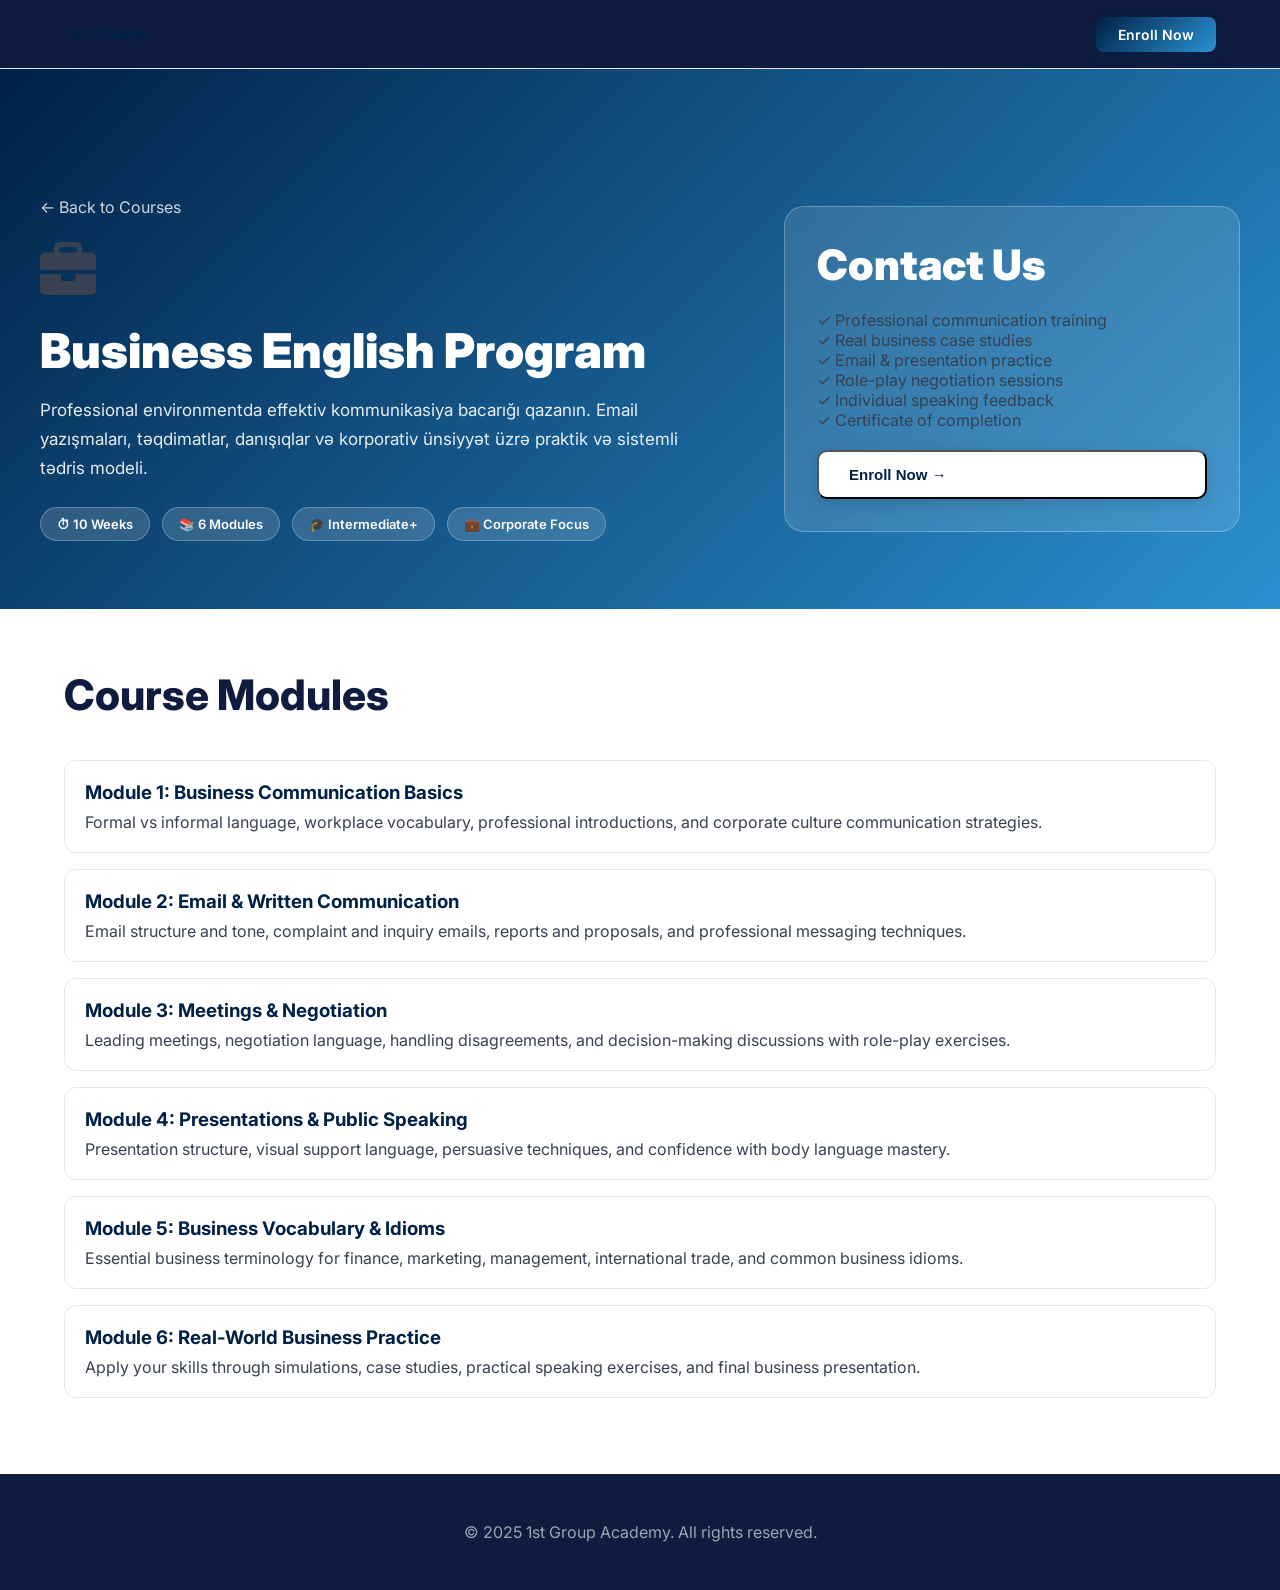
<file: courses/business-english.html>
<!DOCTYPE html>
<html lang="en">
<head>
  <meta charset="UTF-8">
  <meta name="viewport" content="width=device-width, initial-scale=1.0">
  <title>Business English - 1st Group Academy</title>
  <link href="https://fonts.googleapis.com/css2?family=Inter:wght@300;400;500;600;700;800;900&display=swap" rel="stylesheet">
  <link rel="stylesheet" href="https://cdnjs.cloudflare.com/ajax/libs/font-awesome/6.0.0-beta3/css/all.min.css">
  <link rel="stylesheet" href="../css/style.css">
  <style>
    .course-hero {
      min-height: 60vh;
      background: var(--gradient);
      display: flex;
      align-items: center;
      padding: 120px 24px 60px;
      position: relative;
    }
    .course-hero-content {
      max-width: 1200px;
      margin: 0 auto;
      display: grid;
      grid-template-columns: 1.5fr 1fr;
      gap: 60px;
      align-items: center;
    }
    .course-icon { font-size: 56px; margin-bottom: 16px; }
    .course-hero h1 { font-size: clamp(32px, 4vw, 48px); font-weight: 900; color: #fff; margin-bottom: 16px; }
    .course-hero p { font-size: 17px; color: rgba(255,255,255,.9); line-height: 1.7; }
    .course-card-box {
      background: rgba(255,255,255,.12);
      backdrop-filter: blur(16px);
      border: 1px solid rgba(255,255,255,.25);
      border-radius: 20px;
      padding: 32px;
    }
    .price-tag { font-size: 42px; font-weight: 900; color: #fff; }
    .back-link { display: inline-block; margin-bottom: 20px; color: rgba(255,255,255,.8); text-decoration: none; }
    .back-link:hover { color: #fff; }
    .module-list { margin-top: 40px; }
    .module-item { background: #fff; border-radius: 12px; padding: 20px; margin-bottom: 16px; border: 1px solid var(--border); transition: box-shadow .3s; }
    .module-item:hover { box-shadow: var(--shadow); }
    .module-item h3 { color: var(--primary); margin-bottom: 8px; }
    .pill {
      background: rgba(255,255,255,.15);
      backdrop-filter: blur(8px);
      border: 1px solid rgba(255,255,255,.25);
      color: #fff;
      padding: 8px 16px;
      border-radius: 99px;
      font-size: 13px;
      font-weight: 600;
      display: inline-flex;
      align-items: center;
      gap: 6px;
    }
    @media (max-width: 900px) {
      .course-hero-content { grid-template-columns: 1fr; }
    }
  </style>
</head>
<body>
  <nav id="navbar" style="position: relative; background: var(--dark);">
    <div class="nav-inner">
      <a href="../index.html" class="logo"><div class="logo-icon">1G</div><div class="logo-text"><span>1st Group</span> Academy</div></a>
      <div class="nav-links"><a href="../index.html#contact" class="btn-enroll">Enroll Now</a></div>
    </div>
  </nav>

  <section class="course-hero">
    <div class="course-hero-content">
      <div>
        <a href="../index.html#courses" class="back-link">← Back to Courses</a>
        <div class="course-icon"><i class="fas fa-briefcase"></i></div>
        <h1>Business English Program</h1>
        <p>Professional environmentda effektiv kommunikasiya bacarığı qazanın. Email yazışmaları, təqdimatlar, danışıqlar və korporativ ünsiyyət üzrə praktik və sistemli tədris modeli.</p>
        <div style="display: flex; gap: 12px; margin-top: 24px; flex-wrap: wrap;">
          <span class="pill">⏱ 10 Weeks</span>
          <span class="pill">📚 6 Modules</span>
          <span class="pill">🎓 Intermediate+</span>
          <span class="pill">💼 Corporate Focus</span>
        </div>
      </div>
      <div class="course-card-box">
        <div class="price-tag">Contact Us</div>
        <ul class="includes-list" style="list-style: none; margin: 20px 0;">
          <li>✓ Professional communication training</li>
          <li>✓ Real business case studies</li>
          <li>✓ Email & presentation practice</li>
          <li>✓ Role-play negotiation sessions</li>
          <li>✓ Individual speaking feedback</li>
          <li>✓ Certificate of completion</li>
        </ul>
        <button class="btn-white" style="width:100%" onclick="alert('Contact us at +994 (55) 580-06-12 to enroll')">Enroll Now →</button>
      </div>
    </div>
  </section>

  <div class="container" style="padding: 60px 24px;">
    <h2 class="section-title">Course Modules</h2>
    <div class="module-list">
      <div class="module-item">
        <h3>Module 1: Business Communication Basics</h3>
        <p>Formal vs informal language, workplace vocabulary, professional introductions, and corporate culture communication strategies.</p>
      </div>
      <div class="module-item">
        <h3>Module 2: Email & Written Communication</h3>
        <p>Email structure and tone, complaint and inquiry emails, reports and proposals, and professional messaging techniques.</p>
      </div>
      <div class="module-item">
        <h3>Module 3: Meetings & Negotiation</h3>
        <p>Leading meetings, negotiation language, handling disagreements, and decision-making discussions with role-play exercises.</p>
      </div>
      <div class="module-item">
        <h3>Module 4: Presentations & Public Speaking</h3>
        <p>Presentation structure, visual support language, persuasive techniques, and confidence with body language mastery.</p>
      </div>
      <div class="module-item">
        <h3>Module 5: Business Vocabulary & Idioms</h3>
        <p>Essential business terminology for finance, marketing, management, international trade, and common business idioms.</p>
      </div>
      <div class="module-item">
        <h3>Module 6: Real-World Business Practice</h3>
        <p>Apply your skills through simulations, case studies, practical speaking exercises, and final business presentation.</p>
      </div>
    </div>
  </div>

  <footer style="background: var(--dark); padding: 48px 24px; text-align: center; color: rgba(255,255,255,.6);">
    <p>© 2025 1st Group Academy. All rights reserved.</p>
  </footer>
</body>
</html>
</file>
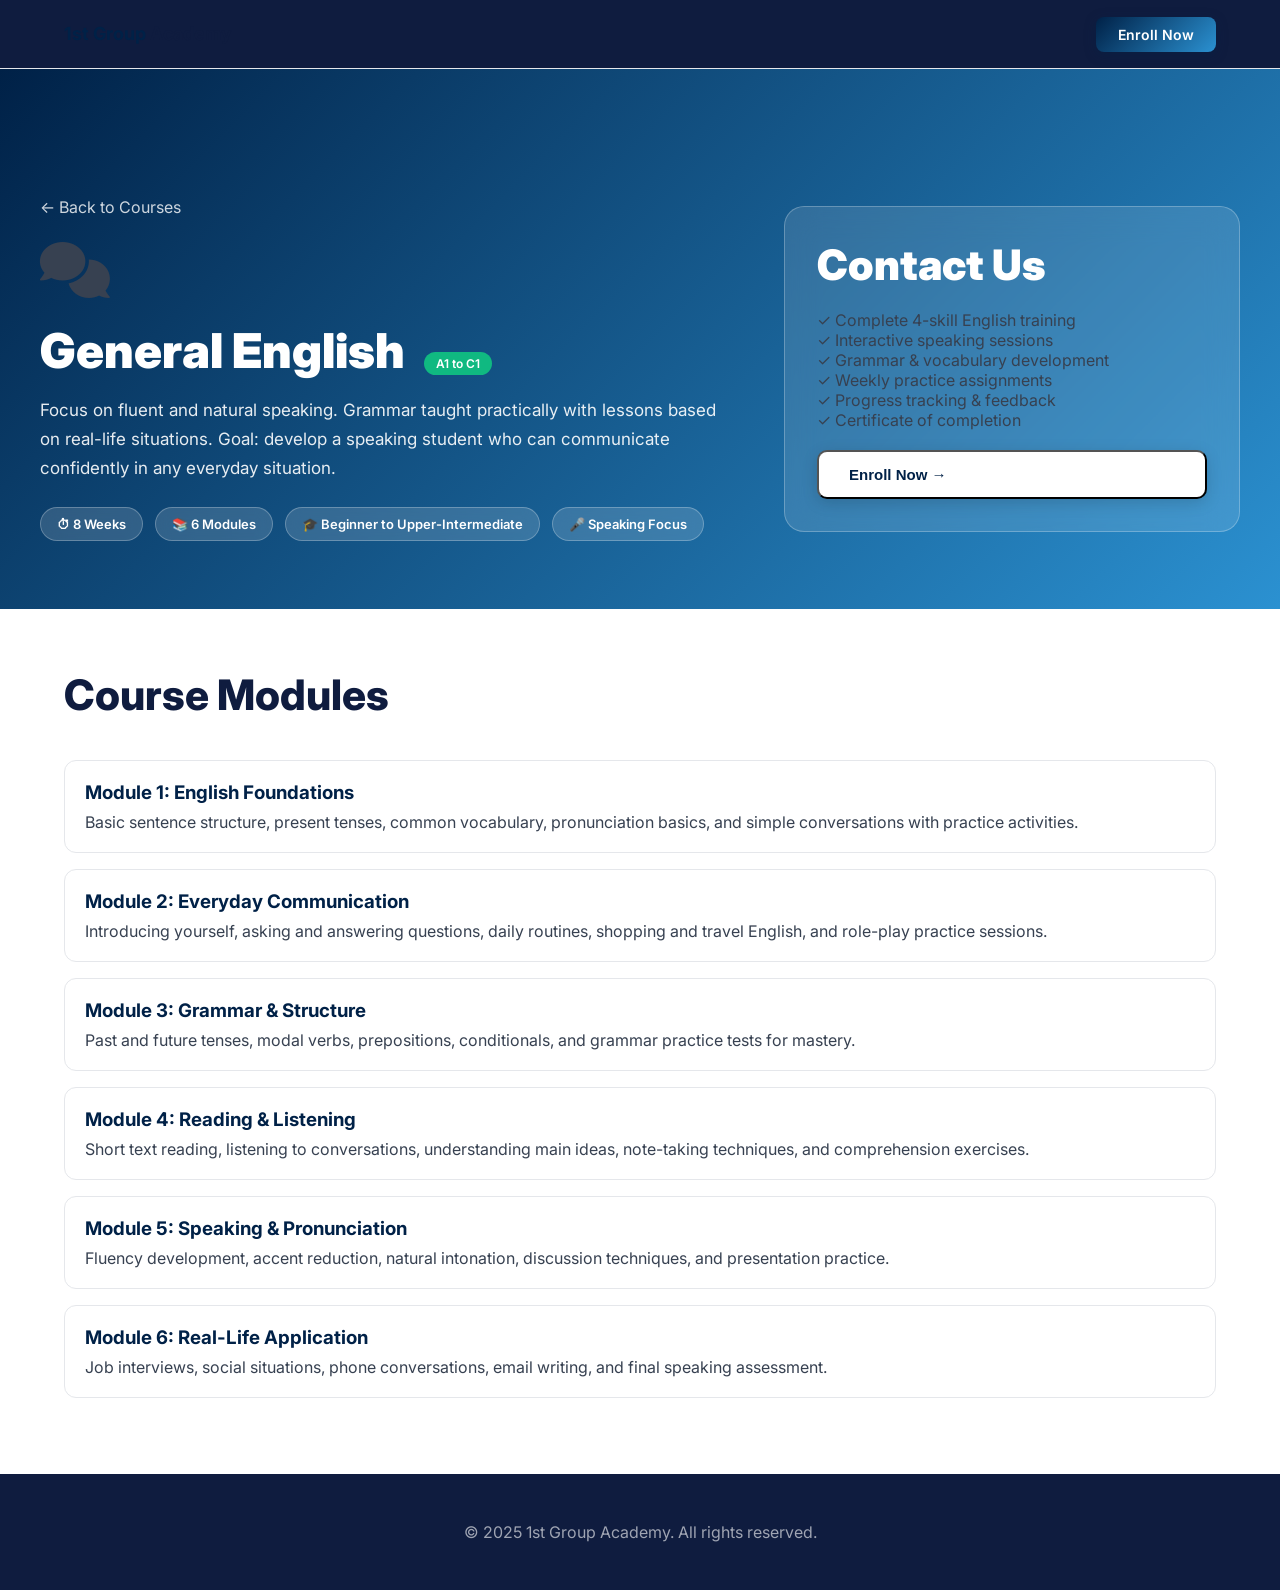
<file: courses/general-english.html>
<!DOCTYPE html>
<html lang="en">
<head>
  <meta charset="UTF-8">
  <meta name="viewport" content="width=device-width, initial-scale=1.0">
  <title>General English - 1st Group Academy</title>
  <link href="https://fonts.googleapis.com/css2?family=Inter:wght@300;400;500;600;700;800;900&display=swap" rel="stylesheet">
  <link rel="stylesheet" href="https://cdnjs.cloudflare.com/ajax/libs/font-awesome/6.0.0-beta3/css/all.min.css">
  <link rel="stylesheet" href="../css/style.css">
  <style>
    .course-hero {
      min-height: 60vh;
      background: var(--gradient);
      display: flex;
      align-items: center;
      padding: 120px 24px 60px;
      position: relative;
    }
    .course-hero-content {
      max-width: 1200px;
      margin: 0 auto;
      display: grid;
      grid-template-columns: 1.5fr 1fr;
      gap: 60px;
      align-items: center;
    }
    .course-icon { font-size: 56px; margin-bottom: 16px; }
    .course-hero h1 { font-size: clamp(32px, 4vw, 48px); font-weight: 900; color: #fff; margin-bottom: 16px; }
    .course-hero p { font-size: 17px; color: rgba(255,255,255,.9); line-height: 1.7; }
    .course-card-box {
      background: rgba(255,255,255,.12);
      backdrop-filter: blur(16px);
      border: 1px solid rgba(255,255,255,.25);
      border-radius: 20px;
      padding: 32px;
    }
    .price-tag { font-size: 42px; font-weight: 900; color: #fff; }
    .back-link { display: inline-block; margin-bottom: 20px; color: rgba(255,255,255,.8); text-decoration: none; }
    .back-link:hover { color: #fff; }
    .module-list { margin-top: 40px; }
    .module-item { background: #fff; border-radius: 12px; padding: 20px; margin-bottom: 16px; border: 1px solid var(--border); transition: box-shadow .3s; }
    .module-item:hover { box-shadow: var(--shadow); }
    .module-item h3 { color: var(--primary); margin-bottom: 8px; }
    .pill {
      background: rgba(255,255,255,.15);
      backdrop-filter: blur(8px);
      border: 1px solid rgba(255,255,255,.25);
      color: #fff;
      padding: 8px 16px;
      border-radius: 99px;
      font-size: 13px;
      font-weight: 600;
      display: inline-flex;
      align-items: center;
      gap: 6px;
    }
    .level-badge {
      display: inline-block;
      background: #10b981;
      color: #fff;
      font-size: 12px;
      font-weight: 600;
      padding: 4px 12px;
      border-radius: 99px;
      margin-left: 10px;
    }
    @media (max-width: 900px) {
      .course-hero-content { grid-template-columns: 1fr; }
    }
  </style>
</head>
<body>
  <nav id="navbar" style="position: relative; background: var(--dark);">
    <div class="nav-inner">
      <a href="../index.html" class="logo"><div class="logo-icon">1G</div><div class="logo-text"><span>1st Group</span> Academy</div></a>
      <div class="nav-links"><a href="../index.html#contact" class="btn-enroll">Enroll Now</a></div>
    </div>
  </nav>

  <section class="course-hero">
    <div class="course-hero-content">
      <div>
        <a href="../index.html#courses" class="back-link">← Back to Courses</a>
        <div class="course-icon"><i class="fas fa-comments"></i></div>
        <h1>General English <span class="level-badge">A1 to C1</span></h1>
        <p>Focus on fluent and natural speaking. Grammar taught practically with lessons based on real-life situations. Goal: develop a speaking student who can communicate confidently in any everyday situation.</p>
        <div style="display: flex; gap: 12px; margin-top: 24px; flex-wrap: wrap;">
          <span class="pill">⏱ 8 Weeks</span>
          <span class="pill">📚 6 Modules</span>
          <span class="pill">🎓 Beginner to Upper-Intermediate</span>
          <span class="pill">🎤 Speaking Focus</span>
        </div>
      </div>
      <div class="course-card-box">
        <div class="price-tag">Contact Us</div>
        <ul class="includes-list" style="list-style: none; margin: 20px 0;">
          <li>✓ Complete 4-skill English training</li>
          <li>✓ Interactive speaking sessions</li>
          <li>✓ Grammar & vocabulary development</li>
          <li>✓ Weekly practice assignments</li>
          <li>✓ Progress tracking & feedback</li>
          <li>✓ Certificate of completion</li>
        </ul>
        <button class="btn-white" style="width:100%" onclick="alert('Contact us at +994 (55) 580-06-12 to enroll')">Enroll Now →</button>
      </div>
    </div>
  </section>

  <div class="container" style="padding: 60px 24px;">
    <h2 class="section-title">Course Modules</h2>
    <div class="module-list">
      <div class="module-item">
        <h3>Module 1: English Foundations</h3>
        <p>Basic sentence structure, present tenses, common vocabulary, pronunciation basics, and simple conversations with practice activities.</p>
      </div>
      <div class="module-item">
        <h3>Module 2: Everyday Communication</h3>
        <p>Introducing yourself, asking and answering questions, daily routines, shopping and travel English, and role-play practice sessions.</p>
      </div>
      <div class="module-item">
        <h3>Module 3: Grammar & Structure</h3>
        <p>Past and future tenses, modal verbs, prepositions, conditionals, and grammar practice tests for mastery.</p>
      </div>
      <div class="module-item">
        <h3>Module 4: Reading & Listening</h3>
        <p>Short text reading, listening to conversations, understanding main ideas, note-taking techniques, and comprehension exercises.</p>
      </div>
      <div class="module-item">
        <h3>Module 5: Speaking & Pronunciation</h3>
        <p>Fluency development, accent reduction, natural intonation, discussion techniques, and presentation practice.</p>
      </div>
      <div class="module-item">
        <h3>Module 6: Real-Life Application</h3>
        <p>Job interviews, social situations, phone conversations, email writing, and final speaking assessment.</p>
      </div>
    </div>
  </div>

  <footer style="background: var(--dark); padding: 48px 24px; text-align: center; color: rgba(255,255,255,.6);">
    <p>© 2025 1st Group Academy. All rights reserved.</p>
  </footer>
</body>
</html>
</file>
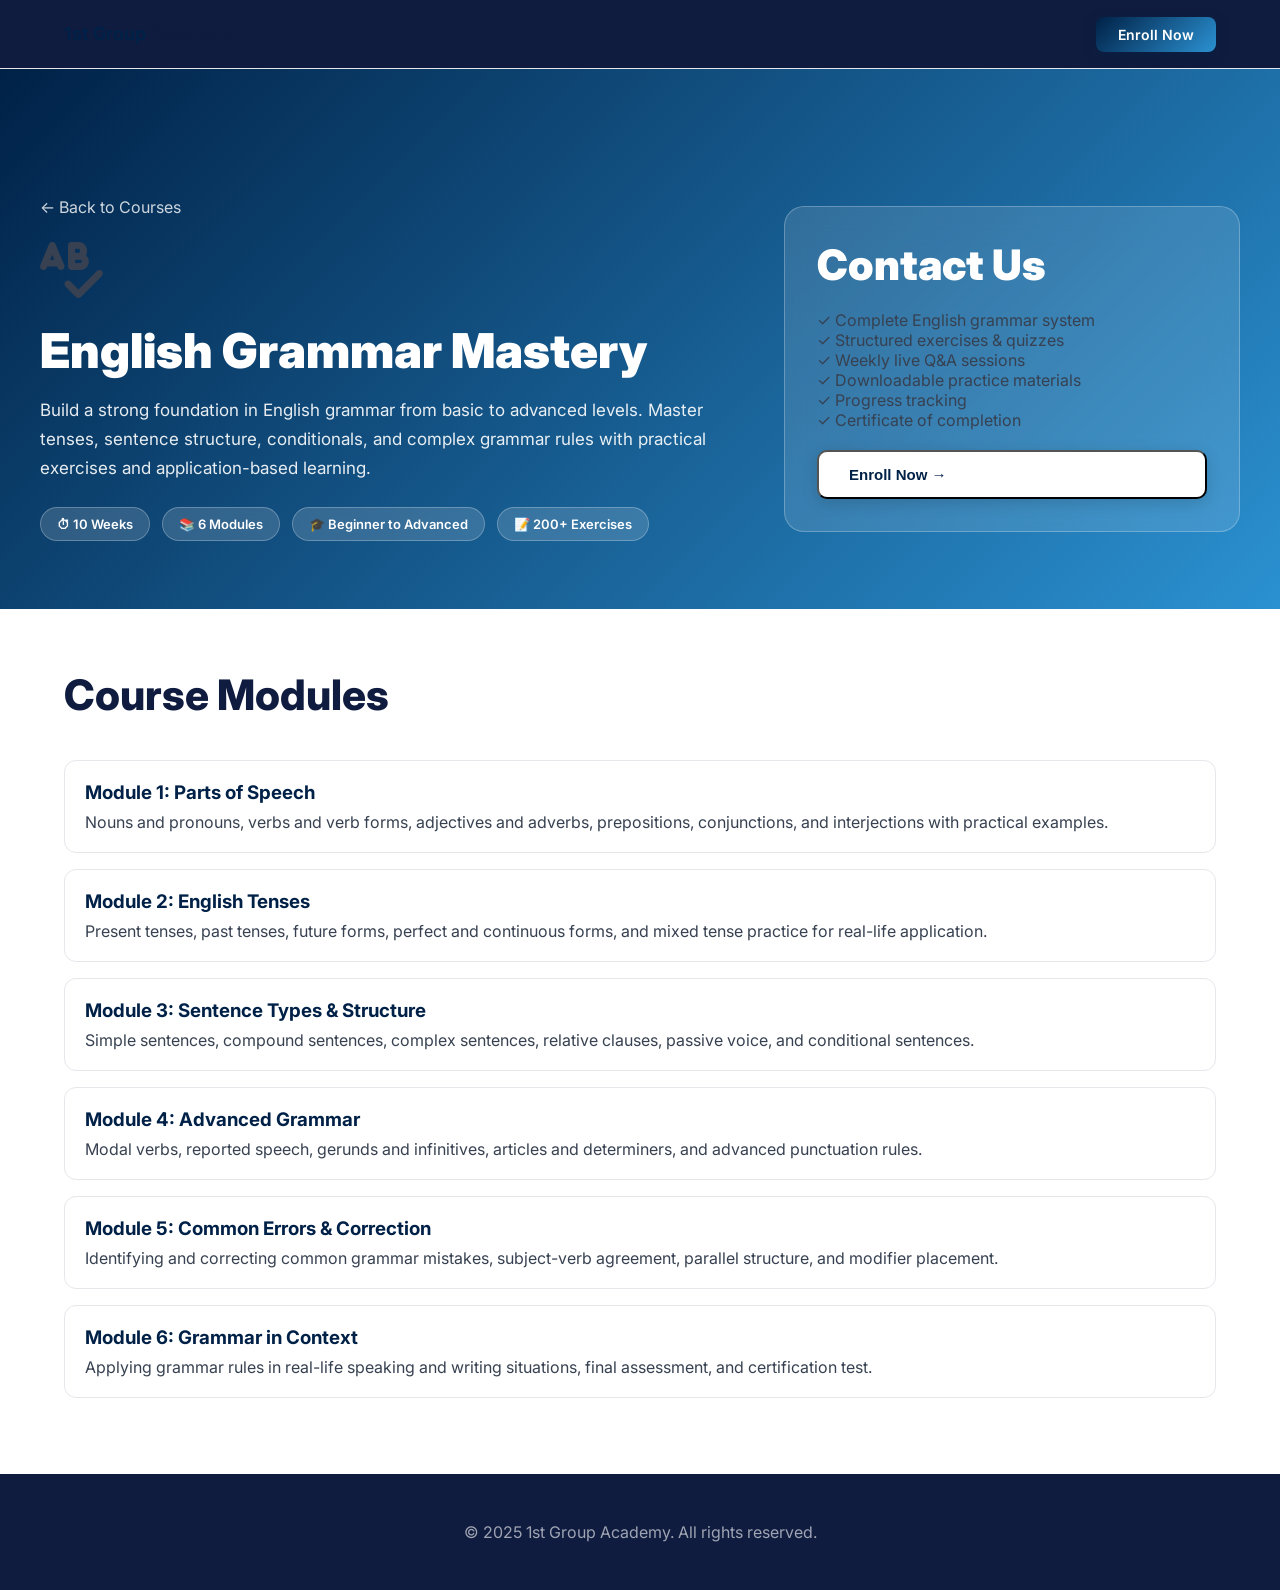
<file: courses/grammar.html>
<!DOCTYPE html>
<html lang="en">
<head>
  <meta charset="UTF-8">
  <meta name="viewport" content="width=device-width, initial-scale=1.0">
  <title>English Grammar Mastery - 1st Group Academy</title>
  <link href="https://fonts.googleapis.com/css2?family=Inter:wght@300;400;500;600;700;800;900&display=swap" rel="stylesheet">
  <link rel="stylesheet" href="https://cdnjs.cloudflare.com/ajax/libs/font-awesome/6.0.0-beta3/css/all.min.css">
  <link rel="stylesheet" href="../css/style.css">
  <style>
    .course-hero {
      min-height: 60vh;
      background: var(--gradient);
      display: flex;
      align-items: center;
      padding: 120px 24px 60px;
      position: relative;
    }
    .course-hero-content {
      max-width: 1200px;
      margin: 0 auto;
      display: grid;
      grid-template-columns: 1.5fr 1fr;
      gap: 60px;
      align-items: center;
    }
    .course-icon { font-size: 56px; margin-bottom: 16px; }
    .course-hero h1 { font-size: clamp(32px, 4vw, 48px); font-weight: 900; color: #fff; margin-bottom: 16px; }
    .course-hero p { font-size: 17px; color: rgba(255,255,255,.9); line-height: 1.7; }
    .course-card-box {
      background: rgba(255,255,255,.12);
      backdrop-filter: blur(16px);
      border: 1px solid rgba(255,255,255,.25);
      border-radius: 20px;
      padding: 32px;
    }
    .price-tag { font-size: 42px; font-weight: 900; color: #fff; }
    .back-link { display: inline-block; margin-bottom: 20px; color: rgba(255,255,255,.8); text-decoration: none; }
    .back-link:hover { color: #fff; }
    .module-list { margin-top: 40px; }
    .module-item { background: #fff; border-radius: 12px; padding: 20px; margin-bottom: 16px; border: 1px solid var(--border); transition: box-shadow .3s; }
    .module-item:hover { box-shadow: var(--shadow); }
    .module-item h3 { color: var(--primary); margin-bottom: 8px; }
    .pill {
      background: rgba(255,255,255,.15);
      backdrop-filter: blur(8px);
      border: 1px solid rgba(255,255,255,.25);
      color: #fff;
      padding: 8px 16px;
      border-radius: 99px;
      font-size: 13px;
      font-weight: 600;
      display: inline-flex;
      align-items: center;
      gap: 6px;
    }
    @media (max-width: 900px) {
      .course-hero-content { grid-template-columns: 1fr; }
    }
  </style>
</head>
<body>
  <nav id="navbar" style="position: relative; background: var(--dark);">
    <div class="nav-inner">
      <a href="../index.html" class="logo"><div class="logo-icon">1G</div><div class="logo-text"><span>1st Group</span> Academy</div></a>
      <div class="nav-links"><a href="../index.html#contact" class="btn-enroll">Enroll Now</a></div>
    </div>
  </nav>

  <section class="course-hero">
    <div class="course-hero-content">
      <div>
        <a href="../index.html#courses" class="back-link">← Back to Courses</a>
        <div class="course-icon"><i class="fas fa-spell-check"></i></div>
        <h1>English Grammar Mastery</h1>
        <p>Build a strong foundation in English grammar from basic to advanced levels. Master tenses, sentence structure, conditionals, and complex grammar rules with practical exercises and application-based learning.</p>
        <div style="display: flex; gap: 12px; margin-top: 24px; flex-wrap: wrap;">
          <span class="pill">⏱ 10 Weeks</span>
          <span class="pill">📚 6 Modules</span>
          <span class="pill">🎓 Beginner to Advanced</span>
          <span class="pill">📝 200+ Exercises</span>
        </div>
      </div>
      <div class="course-card-box">
        <div class="price-tag">Contact Us</div>
        <ul class="includes-list" style="list-style: none; margin: 20px 0;">
          <li>✓ Complete English grammar system</li>
          <li>✓ Structured exercises & quizzes</li>
          <li>✓ Weekly live Q&A sessions</li>
          <li>✓ Downloadable practice materials</li>
          <li>✓ Progress tracking</li>
          <li>✓ Certificate of completion</li>
        </ul>
        <button class="btn-white" style="width:100%" onclick="alert('Contact us at +994 (55) 580-06-12 to enroll')">Enroll Now →</button>
      </div>
    </div>
  </section>

  <div class="container" style="padding: 60px 24px;">
    <h2 class="section-title">Course Modules</h2>
    <div class="module-list">
      <div class="module-item">
        <h3>Module 1: Parts of Speech</h3>
        <p>Nouns and pronouns, verbs and verb forms, adjectives and adverbs, prepositions, conjunctions, and interjections with practical examples.</p>
      </div>
      <div class="module-item">
        <h3>Module 2: English Tenses</h3>
        <p>Present tenses, past tenses, future forms, perfect and continuous forms, and mixed tense practice for real-life application.</p>
      </div>
      <div class="module-item">
        <h3>Module 3: Sentence Types & Structure</h3>
        <p>Simple sentences, compound sentences, complex sentences, relative clauses, passive voice, and conditional sentences.</p>
      </div>
      <div class="module-item">
        <h3>Module 4: Advanced Grammar</h3>
        <p>Modal verbs, reported speech, gerunds and infinitives, articles and determiners, and advanced punctuation rules.</p>
      </div>
      <div class="module-item">
        <h3>Module 5: Common Errors & Correction</h3>
        <p>Identifying and correcting common grammar mistakes, subject-verb agreement, parallel structure, and modifier placement.</p>
      </div>
      <div class="module-item">
        <h3>Module 6: Grammar in Context</h3>
        <p>Applying grammar rules in real-life speaking and writing situations, final assessment, and certification test.</p>
      </div>
    </div>
  </div>

  <footer style="background: var(--dark); padding: 48px 24px; text-align: center; color: rgba(255,255,255,.6);">
    <p>© 2025 1st Group Academy. All rights reserved.</p>
  </footer>
</body>
</html>
</file>
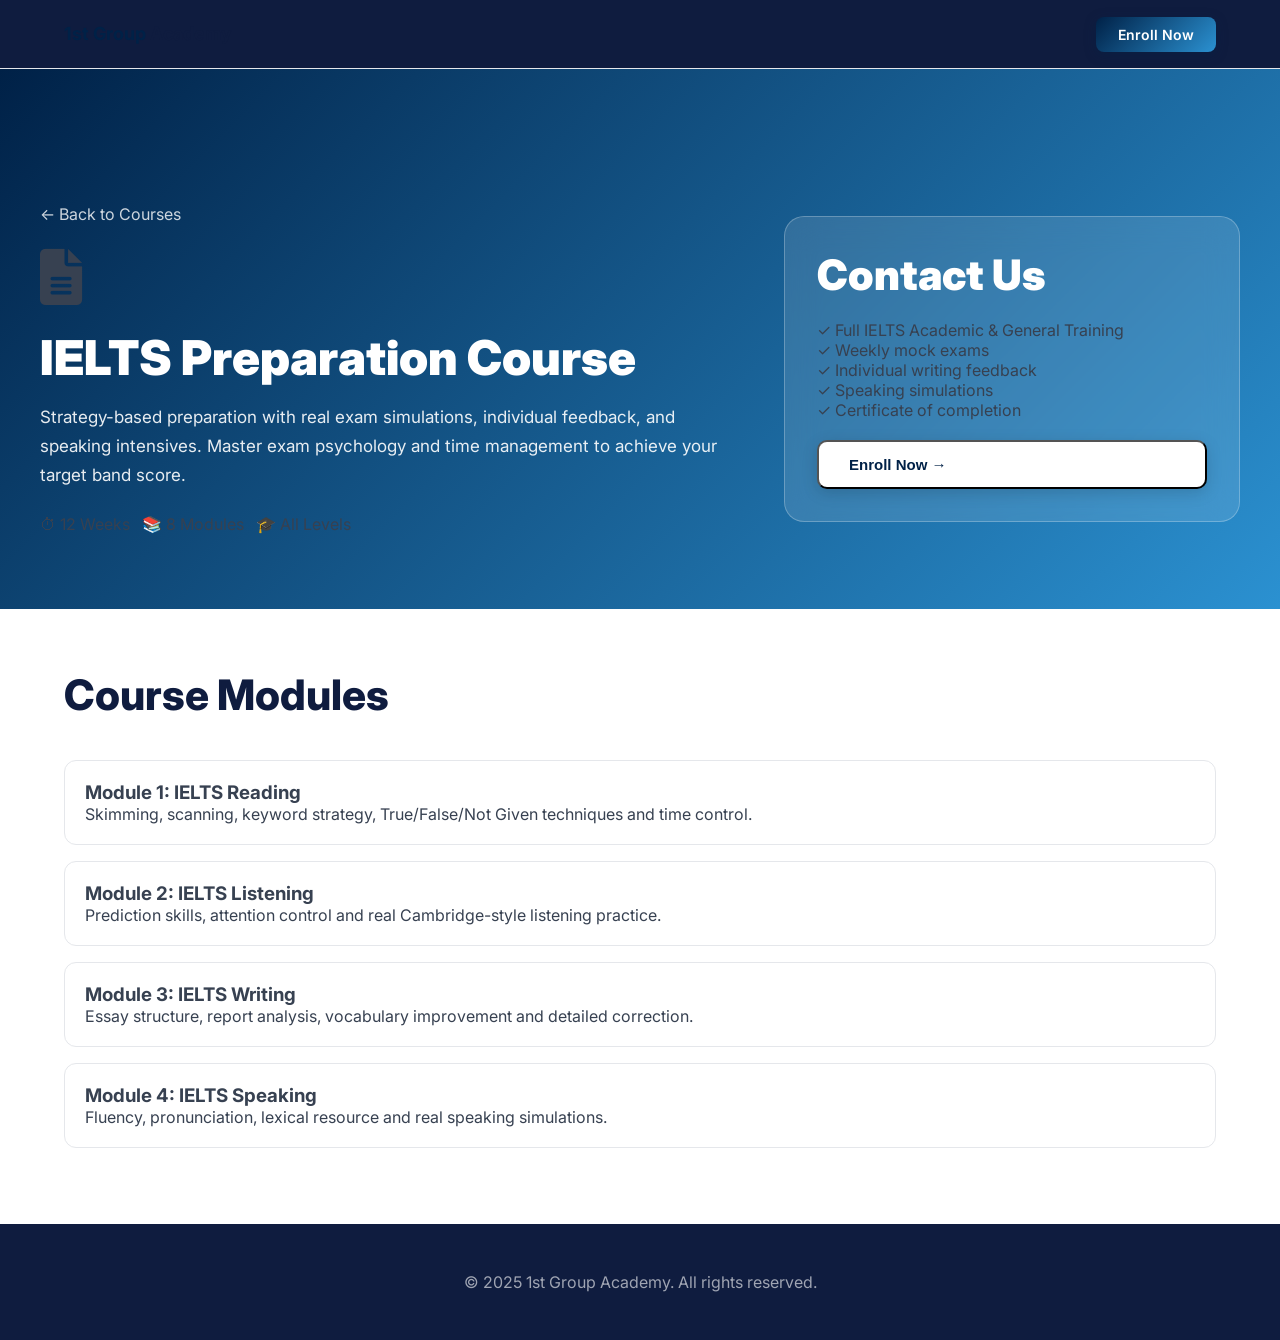
<file: courses/ielts.html>
<!DOCTYPE html>
<html lang="en">
<head>
  <meta charset="UTF-8">
  <meta name="viewport" content="width=device-width, initial-scale=1.0">
  <title>IELTS Preparation - 1st Group Academy</title>
  <link href="https://fonts.googleapis.com/css2?family=Inter:wght@300;400;500;600;700;800;900&display=swap" rel="stylesheet">
  <link rel="stylesheet" href="https://cdnjs.cloudflare.com/ajax/libs/font-awesome/6.0.0-beta3/css/all.min.css">
  <link rel="stylesheet" href="../css/style.css">
  <style>
    .course-hero {
      min-height: 60vh;
      background: var(--gradient);
      display: flex;
      align-items: center;
      padding: 120px 24px 60px;
      position: relative;
    }
    .course-hero-content {
      max-width: 1200px;
      margin: 0 auto;
      display: grid;
      grid-template-columns: 1.5fr 1fr;
      gap: 60px;
      align-items: center;
    }
    .course-icon { font-size: 56px; margin-bottom: 16px; }
    .course-hero h1 { font-size: clamp(32px, 4vw, 48px); font-weight: 900; color: #fff; margin-bottom: 16px; }
    .course-hero p { font-size: 17px; color: rgba(255,255,255,.9); line-height: 1.7; }
    .course-card-box {
      background: rgba(255,255,255,.12);
      backdrop-filter: blur(16px);
      border: 1px solid rgba(255,255,255,.25);
      border-radius: 20px;
      padding: 32px;
    }
    .price-tag { font-size: 42px; font-weight: 900; color: #fff; }
    .back-link { display: inline-block; margin-bottom: 20px; color: rgba(255,255,255,.8); text-decoration: none; }
    .module-list { margin-top: 40px; }
    .module-item { background: #fff; border-radius: 12px; padding: 20px; margin-bottom: 16px; border: 1px solid var(--border); }
    @media (max-width: 900px) {
      .course-hero-content { grid-template-columns: 1fr; }
    }
  </style>
</head>
<body>
  <nav id="navbar" style="position: relative; background: var(--dark);">
    <div class="nav-inner">
      <a href="../index.html" class="logo"><div class="logo-icon">1G</div><div class="logo-text"><span>1st Group</span> Academy</div></a>
      <div class="nav-links"><a href="../index.html#contact" class="btn-enroll">Enroll Now</a></div>
    </div>
  </nav>

  <section class="course-hero">
    <div class="course-hero-content">
      <div>
        <a href="../index.html#courses" class="back-link">← Back to Courses</a>
        <div class="course-icon"><i class="fas fa-file-alt"></i></div>
        <h1>IELTS Preparation Course</h1>
        <p>Strategy-based preparation with real exam simulations, individual feedback, and speaking intensives. Master exam psychology and time management to achieve your target band score.</p>
        <div style="display: flex; gap: 12px; margin-top: 24px;"><span class="pill">⏱ 12 Weeks</span><span class="pill">📚 8 Modules</span><span class="pill">🎓 All Levels</span></div>
      </div>
      <div class="course-card-box">
        <div class="price-tag">Contact Us</div>
        <ul class="includes-list" style="list-style: none; margin: 20px 0;"><li>✓ Full IELTS Academic & General Training</li><li>✓ Weekly mock exams</li><li>✓ Individual writing feedback</li><li>✓ Speaking simulations</li><li>✓ Certificate of completion</li></ul>
        <button class="btn-white" style="width:100%" onclick="alert('Contact us at +994 (55) 580-06-12')">Enroll Now →</button>
      </div>
    </div>
  </section>

  <div class="container" style="padding: 60px 24px;">
    <h2 class="section-title">Course Modules</h2>
    <div class="module-list">
      <div class="module-item"><h3>Module 1: IELTS Reading</h3><p>Skimming, scanning, keyword strategy, True/False/Not Given techniques and time control.</p></div>
      <div class="module-item"><h3>Module 2: IELTS Listening</h3><p>Prediction skills, attention control and real Cambridge-style listening practice.</p></div>
      <div class="module-item"><h3>Module 3: IELTS Writing</h3><p>Essay structure, report analysis, vocabulary improvement and detailed correction.</p></div>
      <div class="module-item"><h3>Module 4: IELTS Speaking</h3><p>Fluency, pronunciation, lexical resource and real speaking simulations.</p></div>
    </div>
  </div>

  <footer style="background: var(--dark); padding: 48px 24px; text-align: center; color: rgba(255,255,255,.6);">
    <p>© 2025 1st Group Academy. All rights reserved.</p>
  </footer>
</body>
</html>
</file>
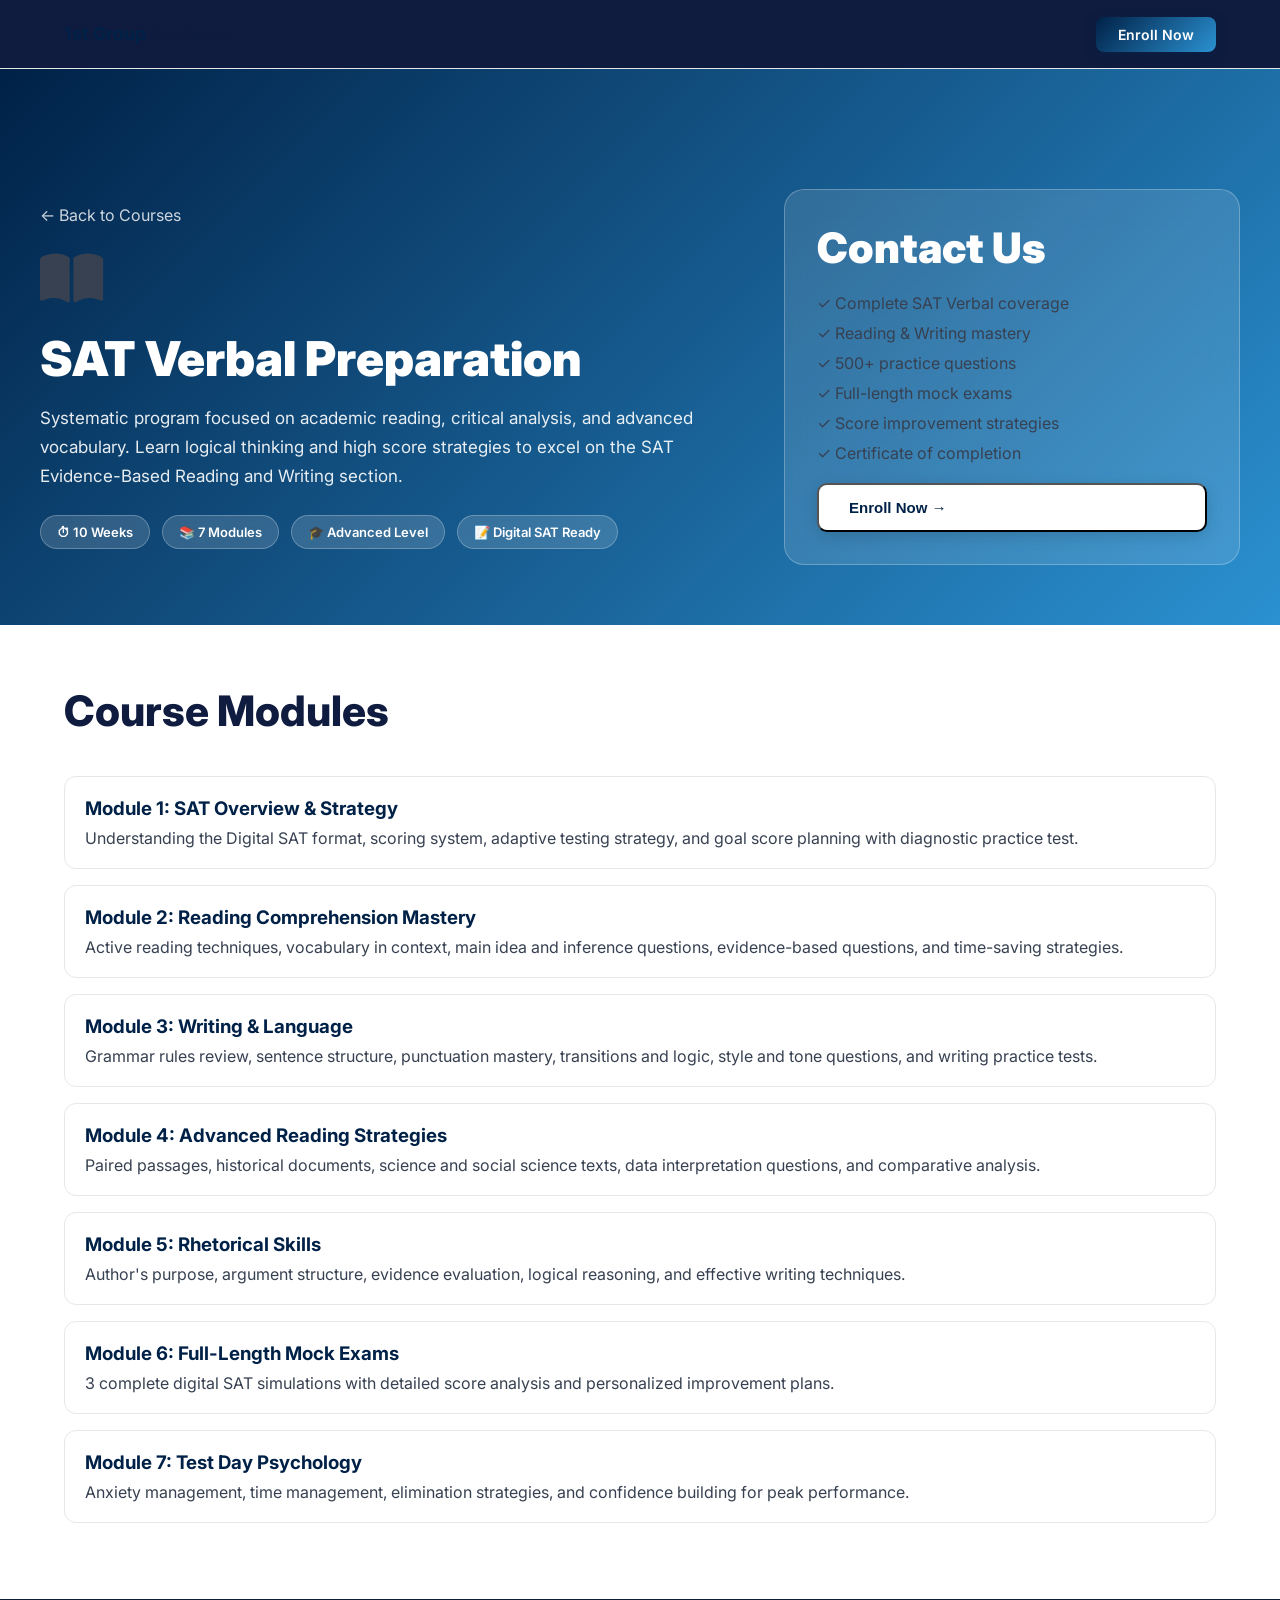
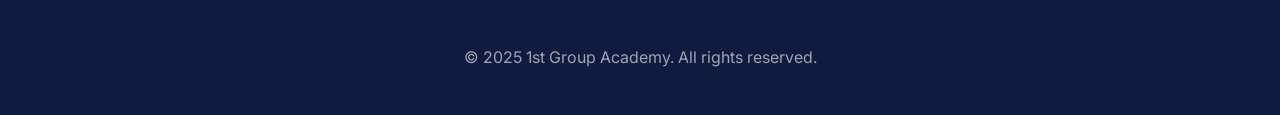
<file: courses/sat.html>
<!DOCTYPE html>
<html lang="en">
<head>
  <meta charset="UTF-8">
  <meta name="viewport" content="width=device-width, initial-scale=1.0">
  <title>SAT Verbal Preparation - 1st Group Academy</title>
  <link href="https://fonts.googleapis.com/css2?family=Inter:wght@300;400;500;600;700;800;900&display=swap" rel="stylesheet">
  <link rel="stylesheet" href="https://cdnjs.cloudflare.com/ajax/libs/font-awesome/6.0.0-beta3/css/all.min.css">
  <link rel="stylesheet" href="../css/style.css">
  <style>
    .course-hero {
      min-height: 60vh;
      background: var(--gradient);
      display: flex;
      align-items: center;
      padding: 120px 24px 60px;
      position: relative;
    }
    .course-hero-content {
      max-width: 1200px;
      margin: 0 auto;
      display: grid;
      grid-template-columns: 1.5fr 1fr;
      gap: 60px;
      align-items: center;
    }
    .course-icon { font-size: 56px; margin-bottom: 16px; }
    .course-hero h1 { font-size: clamp(32px, 4vw, 48px); font-weight: 900; color: #fff; margin-bottom: 16px; }
    .course-hero p { font-size: 17px; color: rgba(255,255,255,.9); line-height: 1.7; }
    .course-card-box {
      background: rgba(255,255,255,.12);
      backdrop-filter: blur(16px);
      border: 1px solid rgba(255,255,255,.25);
      border-radius: 20px;
      padding: 32px;
    }
    .price-tag { font-size: 42px; font-weight: 900; color: #fff; }
    .back-link { display: inline-block; margin-bottom: 20px; color: rgba(255,255,255,.8); text-decoration: none; }
    .back-link:hover { color: #fff; }
    .module-list { margin-top: 40px; }
    .module-item { background: #fff; border-radius: 12px; padding: 20px; margin-bottom: 16px; border: 1px solid var(--border); transition: box-shadow .3s; }
    .module-item:hover { box-shadow: var(--shadow); }
    .module-item h3 { color: var(--primary); margin-bottom: 8px; }
    .pill {
      background: rgba(255,255,255,.15);
      backdrop-filter: blur(8px);
      border: 1px solid rgba(255,255,255,.25);
      color: #fff;
      padding: 8px 16px;
      border-radius: 99px;
      font-size: 13px;
      font-weight: 600;
      display: inline-flex;
      align-items: center;
      gap: 6px;
    }
    .includes-list li { margin-bottom: 10px; }
    @media (max-width: 900px) {
      .course-hero-content { grid-template-columns: 1fr; }
    }
  </style>
</head>
<body>
  <nav id="navbar" style="position: relative; background: var(--dark);">
    <div class="nav-inner">
      <a href="../index.html" class="logo"><div class="logo-icon">1G</div><div class="logo-text"><span>1st Group</span> Academy</div></a>
      <div class="nav-links"><a href="../index.html#contact" class="btn-enroll">Enroll Now</a></div>
    </div>
  </nav>

  <section class="course-hero">
    <div class="course-hero-content">
      <div>
        <a href="../index.html#courses" class="back-link">← Back to Courses</a>
        <div class="course-icon"><i class="fas fa-book-open"></i></div>
        <h1>SAT Verbal Preparation</h1>
        <p>Systematic program focused on academic reading, critical analysis, and advanced vocabulary. Learn logical thinking and high score strategies to excel on the SAT Evidence-Based Reading and Writing section.</p>
        <div style="display: flex; gap: 12px; margin-top: 24px; flex-wrap: wrap;">
          <span class="pill">⏱ 10 Weeks</span>
          <span class="pill">📚 7 Modules</span>
          <span class="pill">🎓 Advanced Level</span>
          <span class="pill">📝 Digital SAT Ready</span>
        </div>
      </div>
      <div class="course-card-box">
        <div class="price-tag">Contact Us</div>
        <ul class="includes-list" style="list-style: none; margin: 20px 0;">
          <li>✓ Complete SAT Verbal coverage</li>
          <li>✓ Reading & Writing mastery</li>
          <li>✓ 500+ practice questions</li>
          <li>✓ Full-length mock exams</li>
          <li>✓ Score improvement strategies</li>
          <li>✓ Certificate of completion</li>
        </ul>
        <button class="btn-white" style="width:100%" onclick="alert('Contact us at +994 (55) 580-06-12 to enroll')">Enroll Now →</button>
      </div>
    </div>
  </section>

  <div class="container" style="padding: 60px 24px;">
    <h2 class="section-title">Course Modules</h2>
    <div class="module-list">
      <div class="module-item">
        <h3>Module 1: SAT Overview & Strategy</h3>
        <p>Understanding the Digital SAT format, scoring system, adaptive testing strategy, and goal score planning with diagnostic practice test.</p>
      </div>
      <div class="module-item">
        <h3>Module 2: Reading Comprehension Mastery</h3>
        <p>Active reading techniques, vocabulary in context, main idea and inference questions, evidence-based questions, and time-saving strategies.</p>
      </div>
      <div class="module-item">
        <h3>Module 3: Writing & Language</h3>
        <p>Grammar rules review, sentence structure, punctuation mastery, transitions and logic, style and tone questions, and writing practice tests.</p>
      </div>
      <div class="module-item">
        <h3>Module 4: Advanced Reading Strategies</h3>
        <p>Paired passages, historical documents, science and social science texts, data interpretation questions, and comparative analysis.</p>
      </div>
      <div class="module-item">
        <h3>Module 5: Rhetorical Skills</h3>
        <p>Author's purpose, argument structure, evidence evaluation, logical reasoning, and effective writing techniques.</p>
      </div>
      <div class="module-item">
        <h3>Module 6: Full-Length Mock Exams</h3>
        <p>3 complete digital SAT simulations with detailed score analysis and personalized improvement plans.</p>
      </div>
      <div class="module-item">
        <h3>Module 7: Test Day Psychology</h3>
        <p>Anxiety management, time management, elimination strategies, and confidence building for peak performance.</p>
      </div>
    </div>
  </div>

  <footer style="background: var(--dark); padding: 48px 24px; text-align: center; color: rgba(255,255,255,.6);">
    <p>© 2025 1st Group Academy. All rights reserved.</p>
  </footer>
</body>
</html>
</file>
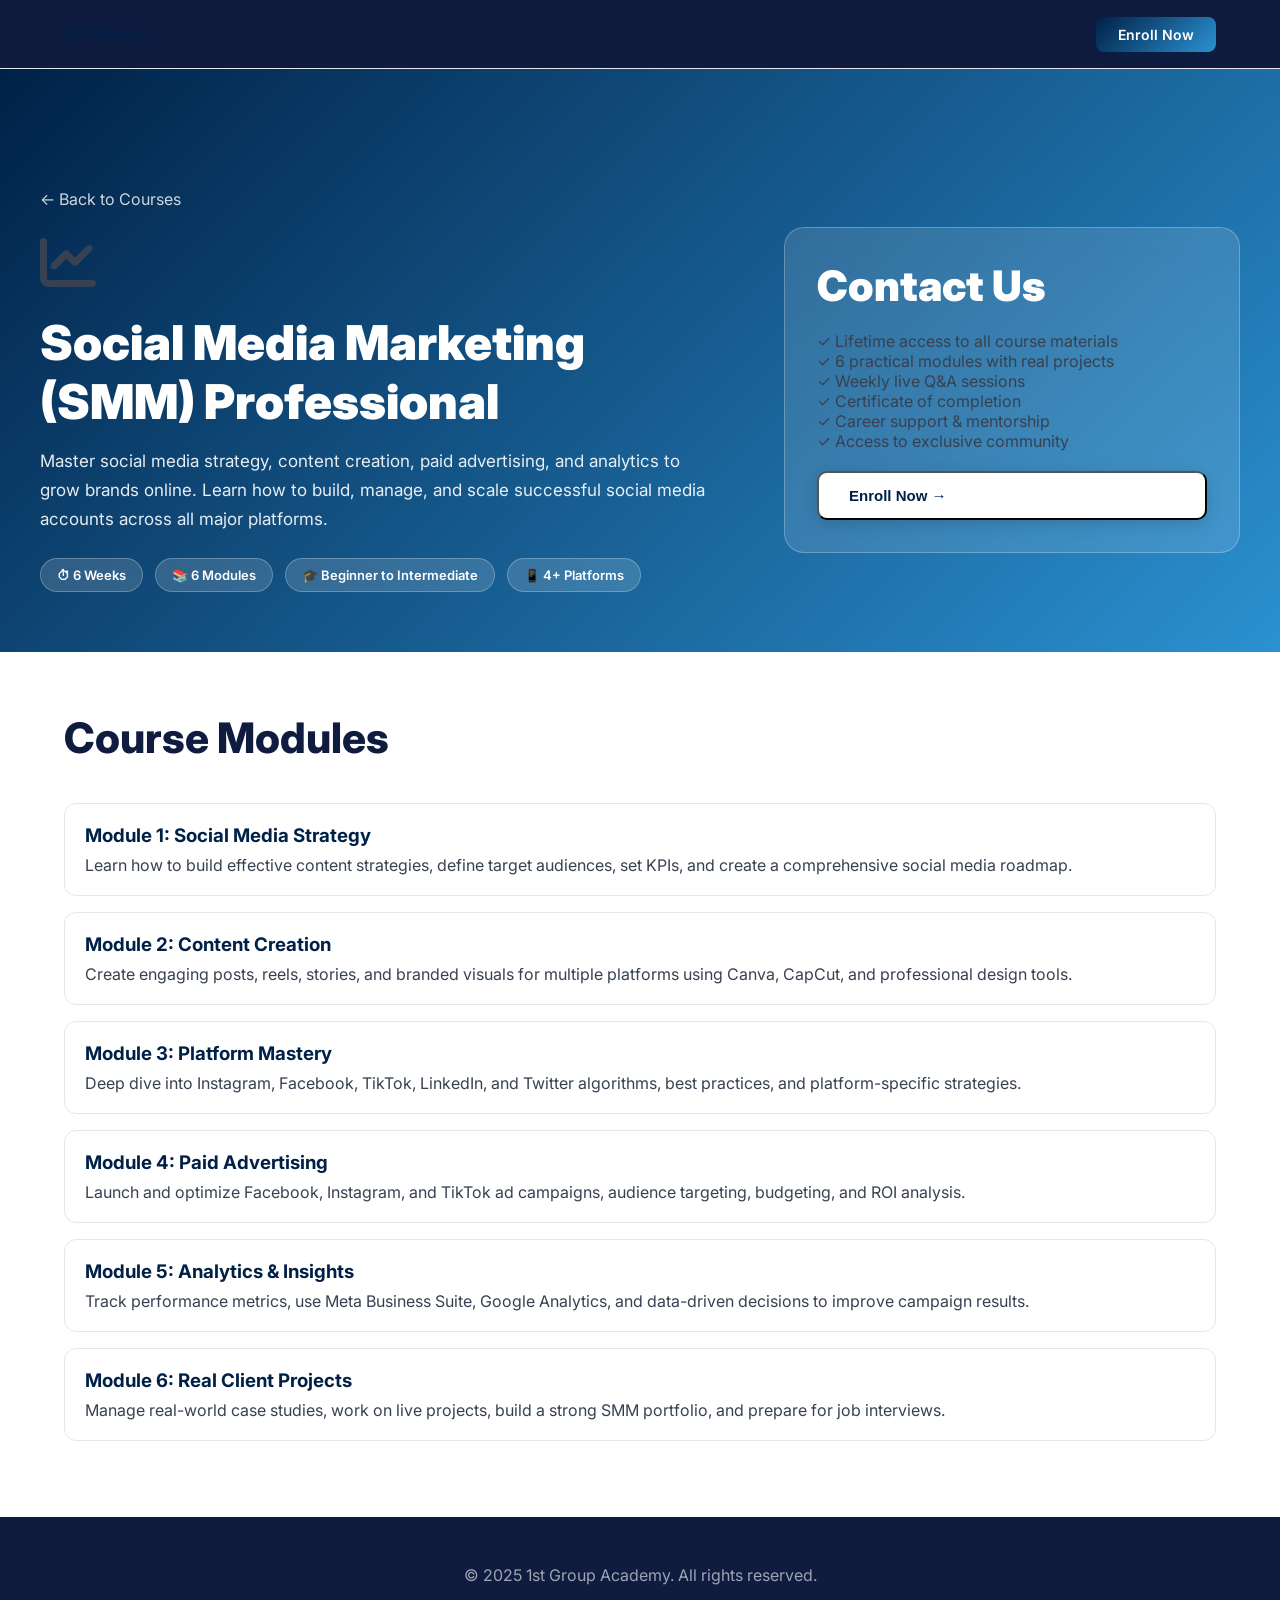
<file: courses/smm.html>
<!DOCTYPE html>
<html lang="en">
<head>
  <meta charset="UTF-8">
  <meta name="viewport" content="width=device-width, initial-scale=1.0">
  <title>Social Media Marketing (SMM) - 1st Group Academy</title>
  <link href="https://fonts.googleapis.com/css2?family=Inter:wght@300;400;500;600;700;800;900&display=swap" rel="stylesheet">
  <link rel="stylesheet" href="https://cdnjs.cloudflare.com/ajax/libs/font-awesome/6.0.0-beta3/css/all.min.css">
  <link rel="stylesheet" href="../css/style.css">
  <style>
    .course-hero {
      min-height: 60vh;
      background: var(--gradient);
      display: flex;
      align-items: center;
      padding: 120px 24px 60px;
      position: relative;
    }
    .course-hero-content {
      max-width: 1200px;
      margin: 0 auto;
      display: grid;
      grid-template-columns: 1.5fr 1fr;
      gap: 60px;
      align-items: center;
    }
    .course-icon { font-size: 56px; margin-bottom: 16px; }
    .course-hero h1 { font-size: clamp(32px, 4vw, 48px); font-weight: 900; color: #fff; margin-bottom: 16px; }
    .course-hero p { font-size: 17px; color: rgba(255,255,255,.9); line-height: 1.7; }
    .course-card-box {
      background: rgba(255,255,255,.12);
      backdrop-filter: blur(16px);
      border: 1px solid rgba(255,255,255,.25);
      border-radius: 20px;
      padding: 32px;
    }
    .price-tag { font-size: 42px; font-weight: 900; color: #fff; }
    .back-link { display: inline-block; margin-bottom: 20px; color: rgba(255,255,255,.8); text-decoration: none; }
    .back-link:hover { color: #fff; }
    .module-list { margin-top: 40px; }
    .module-item { background: #fff; border-radius: 12px; padding: 20px; margin-bottom: 16px; border: 1px solid var(--border); transition: box-shadow .3s; }
    .module-item:hover { box-shadow: var(--shadow); }
    .module-item h3 { color: var(--primary); margin-bottom: 8px; }
    .pill {
      background: rgba(255,255,255,.15);
      backdrop-filter: blur(8px);
      border: 1px solid rgba(255,255,255,.25);
      color: #fff;
      padding: 8px 16px;
      border-radius: 99px;
      font-size: 13px;
      font-weight: 600;
      display: inline-flex;
      align-items: center;
      gap: 6px;
    }
    @media (max-width: 900px) {
      .course-hero-content { grid-template-columns: 1fr; }
    }
  </style>
</head>
<body>
  <nav id="navbar" style="position: relative; background: var(--dark);">
    <div class="nav-inner">
      <a href="../index.html" class="logo"><div class="logo-icon">1G</div><div class="logo-text"><span>1st Group</span> Academy</div></a>
      <div class="nav-links"><a href="../index.html#contact" class="btn-enroll">Enroll Now</a></div>
    </div>
  </nav>

  <section class="course-hero">
    <div class="course-hero-content">
      <div>
        <a href="../index.html#courses" class="back-link">← Back to Courses</a>
        <div class="course-icon"><i class="fas fa-chart-line"></i></div>
        <h1>Social Media Marketing (SMM) Professional</h1>
        <p>Master social media strategy, content creation, paid advertising, and analytics to grow brands online. Learn how to build, manage, and scale successful social media accounts across all major platforms.</p>
        <div style="display: flex; gap: 12px; margin-top: 24px; flex-wrap: wrap;">
          <span class="pill">⏱ 6 Weeks</span>
          <span class="pill">📚 6 Modules</span>
          <span class="pill">🎓 Beginner to Intermediate</span>
          <span class="pill">📱 4+ Platforms</span>
        </div>
      </div>
      <div class="course-card-box">
        <div class="price-tag">Contact Us</div>
        <ul class="includes-list" style="list-style: none; margin: 20px 0;">
          <li>✓ Lifetime access to all course materials</li>
          <li>✓ 6 practical modules with real projects</li>
          <li>✓ Weekly live Q&A sessions</li>
          <li>✓ Certificate of completion</li>
          <li>✓ Career support & mentorship</li>
          <li>✓ Access to exclusive community</li>
        </ul>
        <button class="btn-white" style="width:100%" onclick="alert('Contact us at +994 (55) 580-06-12 to enroll')">Enroll Now →</button>
      </div>
    </div>
  </section>

  <div class="container" style="padding: 60px 24px;">
    <h2 class="section-title">Course Modules</h2>
    <div class="module-list">
      <div class="module-item">
        <h3>Module 1: Social Media Strategy</h3>
        <p>Learn how to build effective content strategies, define target audiences, set KPIs, and create a comprehensive social media roadmap.</p>
      </div>
      <div class="module-item">
        <h3>Module 2: Content Creation</h3>
        <p>Create engaging posts, reels, stories, and branded visuals for multiple platforms using Canva, CapCut, and professional design tools.</p>
      </div>
      <div class="module-item">
        <h3>Module 3: Platform Mastery</h3>
        <p>Deep dive into Instagram, Facebook, TikTok, LinkedIn, and Twitter algorithms, best practices, and platform-specific strategies.</p>
      </div>
      <div class="module-item">
        <h3>Module 4: Paid Advertising</h3>
        <p>Launch and optimize Facebook, Instagram, and TikTok ad campaigns, audience targeting, budgeting, and ROI analysis.</p>
      </div>
      <div class="module-item">
        <h3>Module 5: Analytics & Insights</h3>
        <p>Track performance metrics, use Meta Business Suite, Google Analytics, and data-driven decisions to improve campaign results.</p>
      </div>
      <div class="module-item">
        <h3>Module 6: Real Client Projects</h3>
        <p>Manage real-world case studies, work on live projects, build a strong SMM portfolio, and prepare for job interviews.</p>
      </div>
    </div>
  </div>

  <footer style="background: var(--dark); padding: 48px 24px; text-align: center; color: rgba(255,255,255,.6);">
    <p>© 2025 1st Group Academy. All rights reserved.</p>
  </footer>
</body>
</html>
</file>
<file: css/style.css>
*,
*::before,
*::after {
  margin: 0;
  padding: 0;
  box-sizing: border-box;
}

:root {
  --primary: #002147;
  --primary-d: #001a38;
  --accent: #2B91D1;
  --dark: #0f1c3f;
  --text: #374151;
  --muted: #6b7280;
  --light: #f3f6ff;
  --white: #ffffff;
  --border: #e5e7eb;
  --gradient: linear-gradient(135deg, #002147 0%, #2B91D1 100%);
  --shadow: 0 4px 24px rgba(0, 33, 71, 0.12);
  --radius: 14px;
}

html {
  scroll-behavior: smooth;
}

body {
  font-family: 'Inter', sans-serif;
  color: var(--text);
  background: var(--white);
  overflow-x: hidden;
}

::-webkit-scrollbar {
  width: 7px;
}

::-webkit-scrollbar-track {
  background: var(--light);
}

::-webkit-scrollbar-thumb {
  background: var(--primary);
  border-radius: 99px;
}

/* NAVBAR */
nav {
  position: fixed;
  top: 0;
  left: 0;
  right: 0;
  z-index: 999;
  background: rgba(255, 255, 255, 0.95);
  backdrop-filter: blur(12px);
  border-bottom: 1px solid var(--border);
  transition: box-shadow 0.3s;
}

nav.scrolled {
  box-shadow: 0 2px 20px rgba(0, 33, 71, 0.15);
}

.nav-inner {
  max-width: 1200px;
  margin: 0 auto;
  display: flex;
  align-items: center;
  justify-content: space-between;
  padding: 0 24px;
  height: 68px;
}

/* Logo styles */
.logo {
  display: flex;
  align-items: center;
  gap: 12px;
  text-decoration: none;
}

.logo-img {
  height: 45px;
  width: auto;
  object-fit: contain;
  border-radius: 8px;
}

.logo-text {
  font-weight: 700;
  font-size: 18px;
  color: var(--dark);
  line-height: 1.2;
}

.logo-text span {
  color: var(--primary);
}

/* Hide old logo-icon if exists */
.logo-icon {
  display: none;
}

/* Responsive for mobile */
@media (max-width: 600px) {
  .logo-img {
    height: 35px;
  }
  .logo-text {
    font-size: 14px;
  }
}

.nav-links {
  display: flex;
  align-items: center;
  gap: 6px;
}

.nav-links a {
  padding: 8px 16px;
  border-radius: 8px;
  text-decoration: none;
  font-weight: 500;
  font-size: 14px;
  color: var(--text);
  transition: all 0.2s;
}

.nav-links a:hover {
  background: var(--light);
  color: var(--primary);
}

.btn-enroll {
  background: var(--gradient) !important;
  color: #fff !important;
  padding: 9px 22px !important;
  border-radius: 8px !important;
  font-weight: 600 !important;
  box-shadow: 0 3px 12px rgba(0, 33, 71, 0.35);
}

.lang-switch {
  display: flex;
  gap: 8px;
  margin-left: 16px;
}

.lang-btn {
  background: transparent;
  border: 1px solid var(--border);
  padding: 6px 12px;
  border-radius: 8px;
  font-size: 12px;
  font-weight: 600;
  cursor: pointer;
  color: var(--text);
  transition: all 0.2s;
}

.lang-btn:hover,
.lang-btn.active {
  background: var(--gradient);
  color: #fff;
  border-color: transparent;
}

.hamburger {
  display: none;
  flex-direction: column;
  gap: 5px;
  cursor: pointer;
  padding: 6px;
}

.hamburger span {
  display: block;
  width: 24px;
  height: 2.5px;
  background: var(--dark);
  border-radius: 99px;
}

/* HERO */
.hero {
  min-height: 100vh;
  background: var(--gradient);
  display: flex;
  align-items: center;
  position: relative;
  overflow: hidden;
  padding: 120px 24px 80px;
}

.hero::before {
  content: '';
  position: absolute;
  inset: 0;
  background: url("data:image/svg+xml,%3Csvg width='60' height='60' viewBox='0 0 60 60' xmlns='http://www.w3.org/2000/svg'%3E%3Cg fill='%23ffffff' fill-opacity='0.04'%3E%3Ccircle cx='30' cy='30' r='20'/%3E%3C/g%3E%3C/svg%3E");
}

.hero-content {
  max-width: 1200px;
  margin: 0 auto;
  display: grid;
  grid-template-columns: 1fr 1fr;
  gap: 60px;
  align-items: center;
  position: relative;
  z-index: 1;
}

.hero-badge {
  display: inline-flex;
  align-items: center;
  gap: 8px;
  background: rgba(255, 255, 255, 0.15);
  color: #fff;
  padding: 6px 16px;
  border-radius: 99px;
  font-size: 13px;
  font-weight: 600;
  border: 1px solid rgba(255, 255, 255, 0.25);
  margin-bottom: 24px;
}

.hero h1 {
  font-size: clamp(36px, 5vw, 62px);
  font-weight: 900;
  color: #fff;
  line-height: 1.1;
  margin-bottom: 22px;
}

.hero h1 span {
  color: var(--accent);
}

.hero p {
  font-size: 17px;
  color: rgba(255, 255, 255, 0.85);
  line-height: 1.7;
  margin-bottom: 36px;
}

.hero-actions {
  display: flex;
  gap: 14px;
  flex-wrap: wrap;
}

.btn-white {
  background: #fff;
  color: var(--primary);
  padding: 14px 30px;
  border-radius: 10px;
  font-weight: 700;
  font-size: 15px;
  text-decoration: none;
  box-shadow: 0 4px 16px rgba(0, 0, 0, 0.15);
  transition: transform 0.2s;
  display: inline-flex;
  align-items: center;
  gap: 8px;
}

.btn-white:hover {
  transform: translateY(-2px);
}

.btn-outline {
  background: transparent;
  color: #fff;
  padding: 14px 30px;
  border-radius: 10px;
  font-weight: 600;
  font-size: 15px;
  text-decoration: none;
  border: 2px solid rgba(255, 255, 255, 0.5);
  transition: all 0.2s;
  display: inline-flex;
  align-items: center;
  gap: 8px;
}

.btn-outline:hover {
  background: rgba(255, 255, 255, 0.12);
  border-color: #fff;
}

.hero-stats {
  display: flex;
  gap: 32px;
  margin-top: 48px;
}

.stat {
  text-align: center;
}

.stat-num {
  font-size: 28px;
  font-weight: 900;
  color: #fff;
}

.stat-label {
  font-size: 12px;
  color: rgba(255, 255, 255, 0.7);
  text-transform: uppercase;
  letter-spacing: 0.5px;
}

.hero-visual {
  display: flex;
  justify-content: center;
  align-items: center;
}

.hero-card {
  background: rgba(255, 255, 255, 0.12);
  backdrop-filter: blur(16px);
  border: 1px solid rgba(255, 255, 255, 0.25);
  border-radius: 20px;
  padding: 32px;
  width: 100%;
  max-width: 380px;
  animation: float 4s ease-in-out infinite;
}

@keyframes float {
  0%, 100% {
    transform: translateY(0);
  }
  50% {
    transform: translateY(-12px);
  }
}

.course-preview-icon {
  font-size: 48px;
  margin-bottom: 16px;
  color: #fff;
}

.course-preview-title {
  font-size: 22px;
  font-weight: 800;
  color: #fff;
  margin-bottom: 8px;
}

.progress-bar-wrap {
  background: rgba(255, 255, 255, 0.2);
  border-radius: 99px;
  height: 8px;
  margin-bottom: 8px;
}

.progress-bar {
  background: var(--accent);
  height: 100%;
  border-radius: 99px;
  width: 72%;
}

.progress-label {
  font-size: 12px;
  color: rgba(255, 255, 255, 0.75);
  text-align: right;
}

/* SECTIONS */
.section {
  padding: 90px 24px;
}

.section-light {
  background: var(--light);
}

.container {
  max-width: 1200px;
  margin: 0 auto;
}

.section-head {
  text-align: center;
  margin-bottom: 60px;
}

.section-label {
  display: inline-block;
  background: linear-gradient(135deg, #e0e7ff, #c7d2fe);
  color: var(--primary);
  padding: 6px 16px;
  border-radius: 99px;
  font-size: 12px;
  font-weight: 700;
  text-transform: uppercase;
  letter-spacing: 1px;
  margin-bottom: 14px;
}

.section-title {
  font-size: clamp(28px, 4vw, 42px);
  font-weight: 800;
  color: var(--dark);
  margin-bottom: 16px;
}

/* ABOUT */
.about-grid {
  display: grid;
  grid-template-columns: 1fr 1fr;
  gap: 60px;
  align-items: center;
}

.about-img {
  background: var(--gradient);
  border-radius: 20px;
  padding: 48px 32px;
  display: flex;
  flex-direction: column;
  gap: 16px;
  box-shadow: var(--shadow);
}

.about-feature {
  display: flex;
  align-items: center;
  gap: 14px;
  background: rgba(255, 255, 255, 0.15);
  border-radius: 12px;
  padding: 14px 18px;
  border: 1px solid rgba(255, 255, 255, 0.2);
}

.about-feature-icon {
  font-size: 24px;
  color: #fff;
}

.about-feature-text {
  color: #fff;
}

.about-feature-text strong {
  display: block;
  font-weight: 700;
  font-size: 14px;
}

.about-feature-text span {
  font-size: 13px;
  opacity: 0.8;
}

.about-text h2 {
  font-size: 36px;
  font-weight: 800;
  color: var(--dark);
  margin-bottom: 16px;
}

.about-text p {
  font-size: 15px;
  color: var(--muted);
  line-height: 1.8;
  margin-bottom: 20px;
}

.tick-list {
  list-style: none;
}

.tick-list li {
  display: flex;
  align-items: flex-start;
  gap: 10px;
  font-size: 15px;
  color: var(--text);
  margin-bottom: 10px;
}

.tick-list li::before {
  content: '✓';
  color: var(--primary);
  font-weight: 800;
}

.btn-primary {
  display: inline-flex;
  align-items: center;
  gap: 8px;
  background: var(--gradient);
  color: #fff;
  padding: 13px 28px;
  border-radius: 10px;
  font-weight: 700;
  font-size: 15px;
  text-decoration: none;
  box-shadow: 0 4px 14px rgba(0, 33, 71, 0.35);
  transition: transform 0.2s;
  border: none;
  cursor: pointer;
}

.btn-primary:hover {
  transform: translateY(-2px);
}

/* COUNTERS */
.counters {
  background: var(--gradient);
  padding: 70px 24px;
}

.counters-grid {
  display: grid;
  grid-template-columns: repeat(4, 1fr);
  gap: 24px;
  max-width: 900px;
  margin: 0 auto;
  text-align: center;
}

.counter-num {
  font-size: 46px;
  font-weight: 900;
  color: #fff;
  display: block;
}

.counter-label {
  font-size: 14px;
  color: rgba(255, 255, 255, 0.8);
  font-weight: 500;
  text-transform: uppercase;
  letter-spacing: 0.5px;
}

/* COURSES */
.courses-grid {
  display: grid;
  grid-template-columns: repeat(auto-fill, minmax(320px, 1fr));
  gap: 28px;
}

.course-card {
  background: #fff;
  border-radius: var(--radius);
  border: 1px solid var(--border);
  overflow: hidden;
  transition: transform 0.3s, box-shadow 0.3s;
  cursor: pointer;
}

.course-card:hover {
  transform: translateY(-6px);
  box-shadow: 0 16px 40px rgba(0, 33, 71, 0.14);
}

.course-thumb {
  height: 140px;
  display: flex;
  align-items: center;
  justify-content: center;
  font-size: 56px;
  position: relative;
  background: linear-gradient(135deg, #002147, #2B91D1);
  color: #fff;
}

.course-badge {
  position: absolute;
  top: 12px;
  right: 12px;
  background: #f59e0b;
  color: #fff;
  font-size: 11px;
  font-weight: 700;
  padding: 4px 10px;
  border-radius: 99px;
}

.course-body {
  padding: 22px;
}

.course-meta {
  display: flex;
  gap: 10px;
  margin-bottom: 10px;
  flex-wrap: wrap;
}

.tag {
  font-size: 11px;
  font-weight: 600;
  padding: 3px 10px;
  border-radius: 99px;
  background: #e0e7ff;
  color: var(--primary);
}

.course-title {
  font-size: 18px;
  font-weight: 700;
  color: var(--dark);
  margin-bottom: 8px;
}

.course-desc {
  font-size: 13px;
  color: var(--muted);
  line-height: 1.65;
  margin-bottom: 16px;
}

.course-footer {
  display: flex;
  align-items: center;
  justify-content: space-between;
}

.course-info {
  display: flex;
  gap: 14px;
  font-size: 12px;
  color: var(--muted);
}

.course-price {
  font-size: 18px;
  font-weight: 800;
  color: var(--primary);
}

/* INSTRUCTORS */
.instructors-grid {
  display: grid;
  grid-template-columns: repeat(auto-fill, minmax(240px, 1fr));
  gap: 28px;
}

.instructor-card {
  background: #fff;
  border-radius: var(--radius);
  border: 1px solid var(--border);
  padding: 32px 24px;
  text-align: center;
  transition: transform 0.3s, box-shadow 0.3s;
}

.instructor-card:hover {
  transform: translateY(-5px);
  box-shadow: var(--shadow);
}

.instructor-avatar {
  width: 100px;
  height: 100px;
  border-radius: 50%;
  margin: 0 auto 16px;
  overflow: hidden;
}

.instructor-avatar img {
  width: 100%;
  height: 100%;
  object-fit: cover;
}

.instructor-name {
  font-size: 18px;
  font-weight: 700;
  color: var(--dark);
  margin-bottom: 4px;
}

.instructor-role {
  font-size: 13px;
  color: var(--primary);
  font-weight: 600;
  margin-bottom: 10px;
}

.instructor-bio {
  font-size: 13px;
  color: var(--muted);
  line-height: 1.65;
}

/* TESTIMONIALS */
.testimonials-grid {
  display: grid;
  grid-template-columns: repeat(auto-fit, minmax(320px, 1fr));
  gap: 24px;
}

.testimonial-card {
  background: #fff;
  border: 1px solid var(--border);
  border-radius: var(--radius);
  padding: 24px;
}

.stars {
  color: #f59e0b;
  font-size: 16px;
  margin-bottom: 12px;
}

.testimonial-text {
  font-size: 14px;
  color: var(--text);
  line-height: 1.7;
  margin-bottom: 16px;
  font-style: italic;
}

.testimonial-author {
  display: flex;
  align-items: center;
  gap: 12px;
}

.author-avatar {
  width: 44px;
  height: 44px;
  border-radius: 50%;
  background: var(--gradient);
  color: #fff;
  display: flex;
  align-items: center;
  justify-content: center;
  font-size: 16px;
  font-weight: 800;
}

.author-name {
  font-size: 14px;
  font-weight: 700;
  color: var(--dark);
}

.author-role {
  font-size: 12px;
  color: var(--muted);
}

/* FAQ */
.faq-list {
  max-width: 720px;
  margin: 0 auto;
}

.faq-item {
  border: 1px solid var(--border);
  border-radius: var(--radius);
  margin-bottom: 12px;
  overflow: hidden;
}

.faq-q {
  display: flex;
  justify-content: space-between;
  align-items: center;
  padding: 18px 22px;
  cursor: pointer;
  font-size: 15px;
  font-weight: 600;
  color: var(--dark);
  background: #fff;
  user-select: none;
}

.faq-icon {
  font-size: 18px;
  transition: transform 0.3s;
  color: var(--primary);
}

.faq-item.open .faq-icon {
  transform: rotate(45deg);
}

.faq-a {
  max-height: 0;
  overflow: hidden;
  transition: max-height 0.4s ease, padding 0.3s;
  font-size: 14px;
  color: var(--muted);
  line-height: 1.75;
  background: var(--light);
  padding: 0 22px;
}

.faq-item.open .faq-a {
  max-height: 300px;
  padding: 16px 22px;
}

/* CONTACT */
.contact-grid {
  display: grid;
  grid-template-columns: 1fr 1fr;
  gap: 60px;
  align-items: start;
}

.contact-info h3 {
  font-size: 26px;
  font-weight: 800;
  color: var(--dark);
  margin-bottom: 14px;
}

.info-item {
  display: flex;
  align-items: flex-start;
  gap: 14px;
  margin-bottom: 18px;
}

.info-icon {
  width: 44px;
  height: 44px;
  border-radius: 10px;
  background: var(--light);
  display: flex;
  align-items: center;
  justify-content: center;
  font-size: 18px;
  flex-shrink: 0;
  color: var(--primary);
}
.info-item span a {
  text-decoration: none;
}
.info-item span  {
  text-decoration: none;
 
}

.info-text strong {
  display: block;
  font-size: 13px;
  color: var(--dark);
  font-weight: 700;
}

.info-text span {
  font-size: 13px;
  color: var(--muted);
}

.contact-form {
  background: #fff;
  border-radius: var(--radius);
  border: 1px solid var(--border);
  padding: 36px;
  box-shadow: var(--shadow);
}

.form-row {
  display: grid;
  grid-template-columns: 1fr 1fr;
  gap: 16px;
}

.form-group {
  margin-bottom: 18px;
}

.form-group label {
  display: block;
  font-size: 13px;
  font-weight: 600;
  color: var(--dark);
  margin-bottom: 6px;
}

.form-group input,
.form-group select,
.form-group textarea {
  width: 100%;
  padding: 11px 14px;
  border: 1.5px solid var(--border);
  border-radius: 8px;
  font-size: 14px;
  color: var(--text);
  font-family: inherit;
  transition: border-color 0.2s;
  outline: none;
}

.form-group input:focus,
.form-group select:focus,
.form-group textarea:focus {
  border-color: var(--primary);
  box-shadow: 0 0 0 3px rgba(0, 33, 71, 0.1);
}

.form-submit {
  width: 100%;
  padding: 14px;
  background: var(--gradient);
  color: #fff;
  border: none;
  border-radius: 10px;
  font-size: 15px;
  font-weight: 700;
  cursor: pointer;
  font-family: inherit;
  box-shadow: 0 4px 14px rgba(0, 33, 71, 0.35);
  transition: transform 0.2s;
}

.form-submit:hover {
  transform: translateY(-2px);
}

.success-msg {
  display: none;
  background: #d1fae5;
  border: 1px solid #6ee7b7;
  color: #065f46;
  border-radius: 8px;
  padding: 14px 18px;
  font-size: 14px;
  font-weight: 600;
  text-align: center;
  margin-top: 14px;
}

/* FOOTER */
footer {
  background: var(--dark);
  color: rgba(255, 255, 255, 0.85);
  padding: 64px 24px 0;
}

.footer-grid {
  display: grid;
  grid-template-columns: 2fr 1fr 1fr;
  gap: 40px;
  max-width: 1200px;
  margin: 0 auto 48px;
}

.footer-brand p {
  font-size: 14px;
  line-height: 1.7;
  color: rgba(255, 255, 255, 0.6);
  margin-top: 14px;
  max-width: 280px;
}

.footer-col h4 {
  font-size: 14px;
  font-weight: 700;
  color: #fff;
  margin-bottom: 16px;
  text-transform: uppercase;
  letter-spacing: 0.5px;
}

.footer-col ul {
  list-style: none;
}

.footer-col ul li {
  margin-bottom: 10px;
}

.footer-col ul li a {
  font-size: 14px;
  color: rgba(255, 255, 255, 0.6);
  text-decoration: none;
  transition: color 0.2s;
}

.footer-col ul li a:hover {
  color: #fff;
}

.footer-bottom {
  max-width: 1200px;
  margin: 0 auto;
  border-top: 1px solid rgba(255, 255, 255, 0.1);
  padding: 20px 0;
  display: flex;
  justify-content: space-between;
  align-items: center;
  font-size: 13px;
  color: rgba(255, 255, 255, 0.4);
}

.footer-socials {
  display: flex;
  gap: 10px;
}

.footer-socials a {
  width: 34px;
  height: 34px;
  border-radius: 8px;
  background: rgba(255, 255, 255, 0.08);
  color: rgba(255, 255, 255, 0.7);
  display: flex;
  align-items: center;
  justify-content: center;
  text-decoration: none;
  transition: background 0.2s;
}

.footer-socials a:hover {
  background: var(--primary);
  color: #fff;
}

/* BACK TO TOP */
#backTop {
  position: fixed;
  bottom: 28px;
  right: 28px;
  width: 46px;
  height: 46px;
  border-radius: 12px;
  background: var(--gradient);
  color: #fff;
  display: flex;
  align-items: center;
  justify-content: center;
  font-size: 20px;
  cursor: pointer;
  z-index: 998;
  box-shadow: 0 4px 14px rgba(0, 33, 71, 0.4);
  opacity: 0;
  transform: translateY(10px);
  transition: opacity 0.3s, transform 0.3s;
  border: none;
}

#backTop.visible {
  opacity: 1;
  transform: translateY(0);
}

/* RESPONSIVE */
@media (max-width: 900px) {
  .hero-content {
    grid-template-columns: 1fr;
    text-align: center;
  }
  .hero-visual {
    display: none;
  }
  .hero-actions,
  .hero-stats {
    justify-content: center;
  }
  .about-grid,
  .contact-grid {
    grid-template-columns: 1fr;
  }
  .counters-grid {
    grid-template-columns: repeat(2, 1fr);
    gap: 32px;
  }
  .footer-grid {
    grid-template-columns: 1fr 1fr;
  }
}

@media (max-width: 600px) {
  .nav-links {
    display: none;
    flex-direction: column;
    position: absolute;
    top: 68px;
    left: 0;
    right: 0;
    background: #fff;
    padding: 12px;
    border-bottom: 1px solid var(--border);
    z-index: 998;
  }
  .nav-links.open {
    display: flex;
  }
  .hamburger {
    display: flex;
  }
  .lang-switch {
    margin-left: auto;
    margin-right: 10px;
  }
  .instructors-grid {
    grid-template-columns: 1fr 1fr;
  }
  .footer-grid {
    grid-template-columns: 1fr;
  }
  .form-row {
    grid-template-columns: 1fr;
  }
  .footer-bottom {
    flex-direction: column;
    gap: 12px;
    text-align: center;
  }
}
/* INSTRUCTORS CAROUSEL STYLES */
.instructors-carousel-wrapper {
  position: relative;
  margin: 40px 0;
  padding: 0 50px;
}

.instructors-carousel {
  overflow-x: auto;
  scroll-behavior: smooth;
  scrollbar-width: thin;
  -webkit-overflow-scrolling: touch;
}

.instructors-carousel::-webkit-scrollbar {
  height: 6px;
}

.instructors-carousel::-webkit-scrollbar-track {
  background: var(--border);
  border-radius: 10px;
}

.instructors-carousel::-webkit-scrollbar-thumb {
  background: var(--primary);
  border-radius: 10px;
}

.instructors-grid-horizontal {
  display: flex;
  gap: 28px;
  padding: 20px 10px;
  min-width: min-content;
}

.instructor-card {
  flex: 0 0 280px;
  background: #fff;
  border-radius: var(--radius);
  border: 1px solid var(--border);
  padding: 28px 20px;
  text-align: center;
  transition: transform 0.3s, box-shadow 0.3s;
}

.instructor-card:hover {
  transform: translateY(-8px);
  box-shadow: var(--shadow);
}

.instructor-avatar {
  width: 120px;
  height: 120px;
  border-radius: 50%;
  margin: 0 auto 16px;
  overflow: hidden;
  background: var(--gradient);
  display: flex;
  align-items: center;
  justify-content: center;
}

.instructor-avatar img {
  width: 100%;
  height: 100%;
  object-fit: cover;
}

.instructor-name {
  font-size: 18px;
  font-weight: 700;
  color: var(--dark);
  margin-bottom: 4px;
}

.instructor-role {
  font-size: 13px;
  color: var(--primary);
  font-weight: 600;
  margin-bottom: 12px;
}

.instructor-bio {
  font-size: 13px;
  color: var(--muted);
  line-height: 1.6;
  margin-bottom: 16px;
}

.instructor-social {
  display: flex;
  justify-content: center;
  gap: 12px;
}

.social-icon {
  width: 34px;
  height: 34px;
  border-radius: 8px;
  background: var(--light);
  color: var(--primary);
  display: flex;
  align-items: center;
  justify-content: center;
  text-decoration: none;
  transition: all 0.2s;
}

.social-icon:hover {
  background: var(--gradient);
  color: #fff;
}

/* Carousel Navigation Arrows */
.carousel-nav {
  position: absolute;
  top: 50%;
  transform: translateY(-50%);
  width: 44px;
  height: 44px;
  background: var(--gradient);
  border: none;
  border-radius: 50%;
  color: white;
  font-size: 20px;
  cursor: pointer;
  display: flex;
  align-items: center;
  justify-content: center;
  transition: all 0.3s;
  z-index: 10;
  box-shadow: 0 4px 12px rgba(0, 33, 71, 0.3);
}

.carousel-nav:hover {
  transform: translateY(-50%) scale(1.05);
  box-shadow: 0 6px 16px rgba(0, 33, 71, 0.4);
}

.carousel-nav.prev {
  left: 0;
}

.carousel-nav.next {
  right: 0;
}

@media (max-width: 768px) {
  .instructors-carousel-wrapper {
    padding: 0 30px;
  }
  .carousel-nav {
    width: 36px;
    height: 36px;
    font-size: 16px;
  }
  .instructor-card {
    flex: 0 0 260px;
  }
}

@media (max-width: 600px) {
  .instructors-carousel-wrapper {
    padding: 0 20px;
  }
  .carousel-nav {
    width: 32px;
    height: 32px;
    font-size: 14px;
  }
}
/* Hero logo styles - clean version with only logo */
.hero-card-logo {
  display: flex;
  align-items: center;
  justify-content: center;
  background: rgba(255, 255, 255, 0.12);
  backdrop-filter: blur(16px);
  border: 1px solid rgba(255, 255, 255, 0.25);
  border-radius: 20px;
  padding: 40px 30px;
  width: 100%;
  max-width: 380px;
  animation: float 4s ease-in-out infinite;
}

.hero-logo {
  width: 100%;
  max-width: 280px;
  height: auto;
  object-fit: contain;
  display: block;
}

/* Remove old hero-card content styles if they interfere */
.hero-card .course-preview-icon,
.hero-card .course-preview-title,
.hero-card .progress-bar-wrap,
.hero-card .progress-label {
  display: none;
}

/* Responsive */
@media (max-width: 900px) {
  .hero-card-logo {
    max-width: 280px;
    padding: 30px 20px;
    margin: 0 auto;
  }
  .hero-logo {
    max-width: 220px;
  }
}

@media (max-width: 600px) {
  .hero-card-logo {
    max-width: 240px;
    padding: 25px 20px;
  }
  .hero-logo {
    max-width: 180px;
  }
}
/* Footer logo styles */
.footer-logo {
  height: 45px;
  width: auto;
  object-fit: contain;
  margin-bottom: 10px;
}

.logo-footer {
  display: flex;
  justify-content: flex-start;
  margin-bottom: 10px;
}

/* If you want to hide the old logo-icon in footer */
.footer-brand .logo-icon {
  display: none;
}

/* For mobile responsiveness */
@media (max-width: 600px) {
  .footer-logo {
    height: 35px;
  }
}
logo-text2{
    font-weight: 700;
    font-size: 18px;
    color: white;
    line-height: 1.2;
}
</file>
